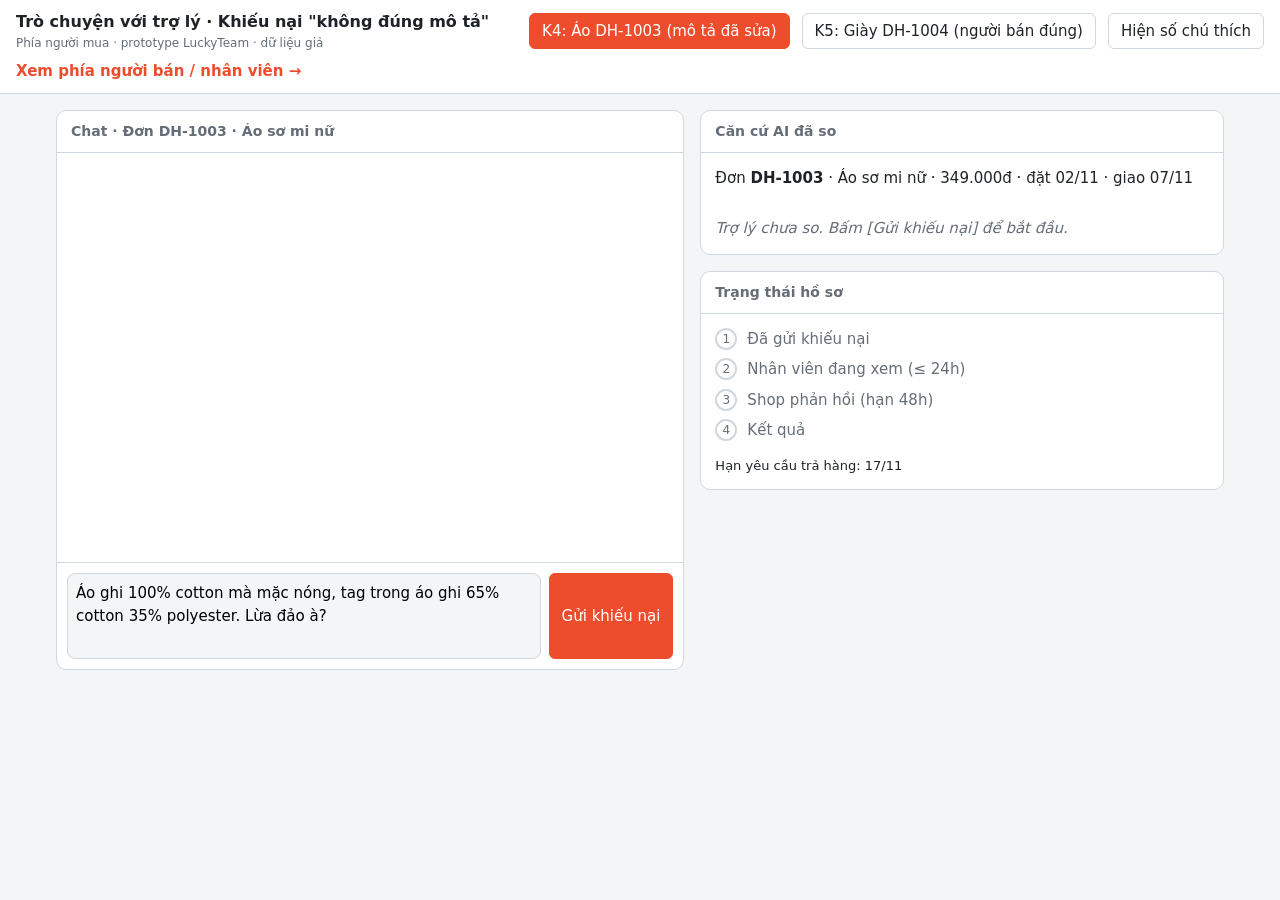
<file: prototype/index.html>
<!doctype html>
<html lang="vi">
<head>
<meta charset="utf-8">
<meta name="viewport" content="width=device-width, initial-scale=1">
<title>Người mua · Trợ lý khiếu nại</title>
<link rel="stylesheet" href="style.css">
<style>
  /* Riêng trang người mua */
  #chat { min-height: 560px; }
</style>
</head>
<body>

<header>
  <h1>Trò chuyện với trợ lý · Khiếu nại "không đúng mô tả"
    <small>Phía người mua · prototype LuckyTeam · dữ liệu giả</small>
  </h1>
  <button class="chon-ca" data-ca="K4" aria-pressed="false">K4: Áo DH-1003 (mô tả đã sửa)</button>
  <button class="chon-ca" data-ca="K5" aria-pressed="false">K5: Giày DH-1004 (người bán đúng)</button>
  <button id="nut-hien-so" aria-pressed="false">Hiện số chú thích</button>
  <a href="seller.html">Xem phía người bán / nhân viên →</a>
</header>

<main>
  <!-- Cột trái: khung chat -->
  <section class="khoi" id="chat">
    <h2 id="tieu-de-chat">Chat</h2>
    <div class="nhat-ky" id="nhat-ky"></div>
    <form class="o-nhap" id="o-nhap">
      <textarea id="o-chu" rows="3" readonly></textarea>
      <button type="submit" class="nut-chinh" id="nut-gui">Gửi khiếu nại</button>
    </form>
  </section>

  <!-- Cột phải: căn cứ AI đã so + trạng thái hồ sơ -->
  <div class="cot">
    <section class="khoi">
      <h2>Căn cứ AI đã so</h2>
      <div class="noi-dung don-tom-tat" id="don-tom-tat"></div>
      <div class="noi-dung" id="can-cu"></div>
      <div class="hanh-dong" id="hanh-dong"></div>
    </section>

    <section class="khoi">
      <h2>Trạng thái hồ sơ</h2>
      <ol class="trang-thai" id="trang-thai"></ol>
      <div class="dong-han" id="dong-han"></div>
    </section>
  </div>
</main>

<script src="data.js"></script>
<script src="chung.js"></script>
<script>
  let caHienTai = null;   // "K4" | "K5"

  // ---------- Thêm tin vào khung chat ----------
  function themTinNguoiMua(chu, anh) {
    const div = document.createElement("div");
    div.className = "tin nguoi-mua";
    const p = document.createElement("p");
    p.textContent = chu;
    div.appendChild(p);
    if (anh) {
      const a = document.createElement("div");
      a.className = "anh-gia";
      a.textContent = "🖼 " + anh;
      div.appendChild(a);
    }
    $("nhat-ky").appendChild(div);
    cuonXuong();
  }

  // doanVan: mảng các đoạn (có <b>), lấy nguyên văn từ data.js
  function themTinAI(doanVan) {
    const div = document.createElement("div");
    div.className = "tin ai";
    div.innerHTML = `<div class="ai-ten">🤖 Trợ lý AI</div>` +
      doanVan.map((d) => `<p>${d}</p>`).join("");
    $("nhat-ky").appendChild(div);
    cuonXuong();
    return div;
  }

  function themDongHeThong(chu) {
    const div = document.createElement("div");
    div.className = "he-thong";
    div.textContent = chu;
    $("nhat-ky").appendChild(div);
    cuonXuong();
    return div;
  }

  function cuonXuong() { $("nhat-ky").scrollTop = $("nhat-ky").scrollHeight; }

  // ---------- Chọn ca: dựng lại toàn bộ màn hình từ đầu ----------
  function chonCa(ca) {
    caHienTai = ca;
    const tin = TIN[ca];
    const don = DON[tin.don];

    document.querySelectorAll(".chon-ca").forEach((b) =>
      b.setAttribute("aria-pressed", b.dataset.ca === ca));

    $("tieu-de-chat").textContent = `Chat · Đơn ${tin.don} · ${don.sp}`;
    $("nhat-ky").innerHTML = "";
    $("o-chu").value = tin.nguoiMua;
    $("nut-gui").disabled = false;

    $("don-tom-tat").innerHTML =
      `Đơn <b>${tin.don}</b> · ${don.sp} · ${tienVND(don.gia)} · đặt ${don.ngayDat} · giao ${don.ngayGiao}`;
    $("can-cu").innerHTML = `<p class="cho-trong">Trợ lý chưa so. Bấm [Gửi khiếu nại] để bắt đầu.</p>`;
    $("hanh-dong").innerHTML = "";
    $("dong-han").className = "dong-han";
    $("dong-han").textContent = `Hạn yêu cầu trả hàng: ${don.hanTra}`;
    veTrangThai($("trang-thai"), 0);
  }

  // ---------- Gửi khiếu nại ----------
  $("o-nhap").addEventListener("submit", (e) => {
    e.preventDefault();
    const tin = TIN[caHienTai];
    themTinNguoiMua(tin.nguoiMua, tin.anhNguoiMua);
    $("o-chu").value = "";
    $("nut-gui").disabled = true;
    veTrangThai($("trang-thai"), 1, { dang: false });

    const dangSo = themDongHeThong("Trợ lý đang so với mô tả lúc đặt…");
    setTimeout(() => {
      dangSo.remove();
      if (caHienTai === "K4") luongK4();
      else luongK5();
    }, 900);
  });

  // =====================================================================
  // K4 — Mô tả đã bị sửa sau khi bán (DH-1003)
  // AI: dừng kết luận, tự chuyển nhân viên (BẮT BUỘC theo §4 → không có Hoàn tác),
  //     tự gửi shop yêu cầu giải thích (hạn 48h). Người mua không phải gửi thêm gì.
  // =====================================================================
  function luongK4() {
    const tin = TIN.K4;
    const don = DON[tin.don];
    themTinAI(tin.ai);

    // ① Thẻ hai phiên bản mô tả — G11 + PAIR Explainability & Trust
    $("can-cu").innerHTML = `
      <div class="khoi-dau">
        <span class="nhan nhan-do">⚠ Mô tả đã sửa sau khi bán (${don.ngaySua})</span>
      </div>
      <div class="hai-cot" data-badge="①">
        <div class="phien-ban dung-de-so">
          <div class="pb-tieu-de">Lúc bạn đặt · ${don.ngayDat}
            <span class="nhan nhan-xanh">bản dùng để so</span></div>
          <div class="pb-noi-dung">${don.moTaLucDat}</div>
        </div>
        <div class="phien-ban">
          <div class="pb-tieu-de">Hiện tại · shop sửa ${don.ngaySua}</div>
          <div class="pb-noi-dung">${don.moTaHienTai}</div>
        </div>
      </div>
      <div class="bang-chung">
        <span>🖼 ${don.bangChungNguoiMua}</span>
        <span class="nhan nhan-xanh">Bằng chứng bạn đã gửi ✓</span>
      </div>
      <table class="bang-so" style="margin-top:10px">
        <tr><td>Ảnh tag so với mô tả lúc đặt</td><td class="khong-khop">✗ Khác nhau</td></tr>
      </table>`;

    // Việc AI đã tự làm. Chuyển nhân viên là bắt buộc khi mô tả bị sửa → không có [Hoàn tác].
    const hd = $("hanh-dong");
    hd.innerHTML = "";
    hd.appendChild(taoChip("✓ Đã chuyển nhân viên xử lý khiếu nại", {
      phu: "Trả lời bạn trong 24 giờ · bắt buộc chuyển vì mô tả đã sửa sau khi bán",
    }));
    hd.appendChild(taoChip("⏳ Shop được hỏi giải thích", {
      loai: "cho",
      phu: `Hạn phản hồi ${don.hanShopPhanHoi} · shop chưa bị xử thua`,
    }));
    const hang = document.createElement("div");
    hang.className = "hang-nut";
    hang.innerHTML = `
      <button class="nut-phu" id="nut-bo-sung">Bổ sung thông tin (không bắt buộc)</button>
      <button class="nut-phu" id="nut-xem-ho-so">Xem hồ sơ</button>`;
    hd.appendChild(hang);
    $("nut-bo-sung").onclick = () =>
      themDongHeThong("(Mock) Mở chỗ tải ảnh. Bạn không cần gửi thêm; hồ sơ vẫn chạy và không tự đóng.");
    $("nut-xem-ho-so").onclick = () =>
      themDongHeThong(`(Mock) Hồ sơ ${tin.don}: hai phiên bản mô tả + ảnh tag của bạn đã gửi kèm cho nhân viên.`);

    veTrangThai($("trang-thai"), 1, {
      chiTiet: { 2: "nhận trong 24h", 3: `hạn ${don.hanShopPhanHoi}` },
    });
    $("dong-han").className = "dong-han duoc-giu";
    $("dong-han").textContent =
      `Hạn trả hàng ${don.hanTra}: được giữ, vì hồ sơ đã mở hôm nay (${HOM_NAY}).`;
  }

  // =====================================================================
  // K5 — Người bán đúng, người mua doạ bóc phốt (DH-1004)
  // AI: trả lời kèm giới hạn ("chưa đủ căn cứ"), không tiền nào di chuyển,
  //     cho hai đường đi tiếp. Không có nút Hoàn tiền / Đóng khiếu nại / Phạt shop.
  // =====================================================================
  function luongK5() {
    const tin = TIN.K5;
    const don = DON[tin.don];
    const div = themTinAI(tin.ai);

    // ④ Câu "chưa đủ căn cứ" — G10
    const cauChuaDu = [...div.querySelectorAll("p")]
      .find((p) => p.textContent.includes("chưa đủ căn cứ"));
    cauChuaDu.classList.add("nhan-manh");
    cauChuaDu.dataset.badge = "④";

    // Bảng so từng mục + ③ nhãn giới hạn (G2)
    const dong = don.soSanh.map(([muc, khop]) =>
      `<tr><td>${muc}</td><td class="${khop ? "khop" : "khong-khop"}">${khop ? "✓ Khớp" : "✗ Khác"}</td></tr>`
    ).join("");
    $("can-cu").innerHTML = `
      <div class="khoi-dau">
        <span class="nhan nhan-xam">So với mô tả lúc đặt · ${don.ngayDat}</span>
      </div>
      <table class="bang-so">
        ${dong}
        <tr><td>${don.khongDeCap}</td><td class="khong-de-cap">— Mô tả không đề cập</td></tr>
      </table>
      <div class="gioi-han" data-badge="③">${tin.nhanGioiHan}</div>
      <div class="bang-chung">
        <span>🖼 ${don.bangChungNguoiMua}</span>
        <span class="nhan nhan-xanh">Bằng chứng bạn đã gửi ✓</span>
      </div>`;

    veHaiDuong();
    veTrangThai($("trang-thai"), 1, { dang: false });
    $("dong-han").className = "dong-han";
    $("dong-han").textContent = `Hạn yêu cầu trả hàng: còn ${don.conNgay} ngày, tới ${don.hanTra}.`;
  }

  // ⑤ Hai đường đi tiếp + [Gặp nhân viên] — PAIR Errors & Graceful Failure
  function veHaiDuong() {
    const nut = TIN.K5.nut;
    const hd = $("hanh-dong");
    hd.innerHTML = `
      <div class="hang-nut" data-badge="⑤" style="flex-direction:column; align-items:stretch">
        <button class="nut-chinh" id="nut-nghi-gia">${nut.nghiHangGia}</button>
        <button class="nut-phu" id="nut-anh-khac">${nut.guiAnhKhac}</button>
        <div>Hoặc <button class="lien-ket" id="nut-gap-nv">${nut.gapNhanVien}</button></div>
      </div>`;
    $("nut-nghi-gia").onclick = chuyenKiemDinh;
    $("nut-anh-khac").onclick = () =>
      themDongHeThong("(Mock) Mở chỗ tải ảnh. Có ảnh chỗ khác mô tả thì trợ lý so lại theo luồng thường.");
    $("nut-gap-nv").onclick = () => {
      hd.innerHTML = "";
      hd.appendChild(taoChip("✓ Đã chuyển nhân viên", { phu: "Trả lời bạn trong 24 giờ" }));
      themDongHeThong("Đã chuyển hồ sơ cho nhân viên theo yêu cầu của bạn.");
      veTrangThai($("trang-thai"), 1, { chiTiet: { 2: "nhận trong 24h" } });
    };
  }

  // Người mua chọn "Nghi hàng giả": AI tự chuyển kiểm định + tự xin shop chứng từ.
  // ② chuyen_truong_nhom tự làm, đảo lại được → có [Hoàn tác]; shop nhận tin huỷ (như K8).
  function chuyenKiemDinh() {
    const tin = TIN.K5;
    const don = DON[tin.don];
    const hd = $("hanh-dong");
    hd.innerHTML = "";
    const chip = taoChip("✓ Đã chuyển bộ phận kiểm định hàng chính hãng", {
      phu: "Liên hệ bạn trong 24 giờ · không hứa trước kết quả",
      hoanTac: () => {
        themDongHeThong("Đã huỷ chuyển kiểm định. Shop đã nhận tin huỷ yêu cầu chứng từ.");
        veHaiDuong();
        veTrangThai($("trang-thai"), 1, { dang: false });
      },
    });
    chip.dataset.badge = "②";
    hd.appendChild(chip);
    hd.appendChild(taoChip("⏳ Shop được xin hoá đơn nhập hàng / giấy uỷ quyền", {
      loai: "cho",
      phu: `Hạn ${don.hanShopPhanHoi} · shop chưa bị phạt hay xử thua`,
    }));
    themDongHeThong("Đã chuyển sang bộ phận kiểm định hàng chính hãng.");
    veTrangThai($("trang-thai"), 1, {
      chiTiet: { 2: "bộ phận kiểm định, trong 24h", 3: `hạn ${don.hanShopPhanHoi}` },
    });
  }

  // ---------- Nút chọn ca và nút hiện số ----------
  document.querySelectorAll(".chon-ca").forEach((b) =>
    b.addEventListener("click", () => chonCa(b.dataset.ca)));
  batNutHienSo($("nut-hien-so"));

  chonCa("K4");
</script>
</body>
</html>
</file>
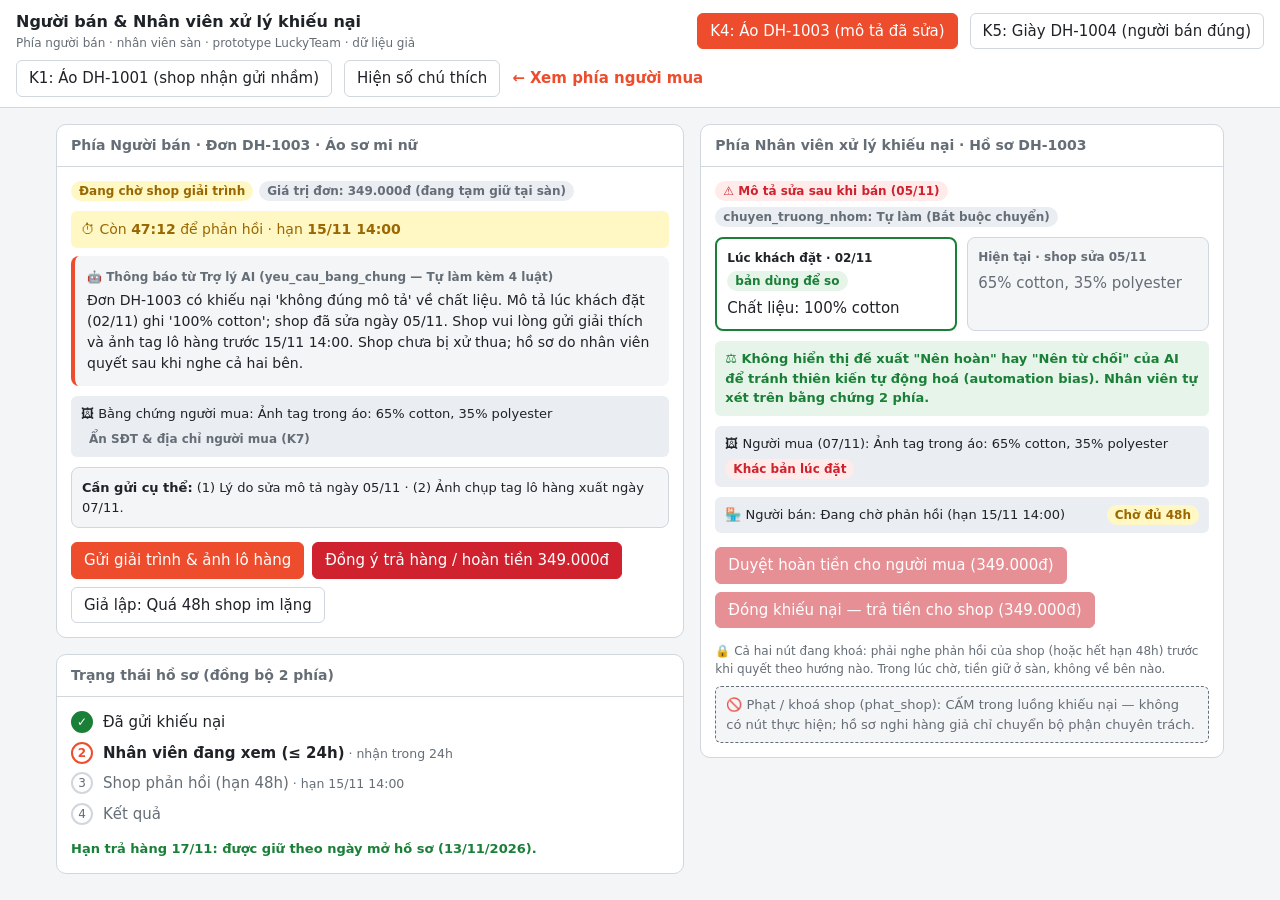
<file: prototype/seller.html>
<!doctype html>
<html lang="vi">
<head>
<meta charset="utf-8">
<meta name="viewport" content="width=device-width, initial-scale=1">
<title>Người bán & Nhân viên · Trợ lý khiếu nại</title>
<link rel="stylesheet" href="style.css">
<style>
  /* Riêng trang người bán & nhân viên (chỉ dùng biến có sẵn trong style.css) */
  .khung-tin-ai {
    padding: 12px;
    border-radius: 8px;
    background: var(--nen);
    border-left: 4px solid var(--nhan);
    font-size: 14px;
    margin-bottom: 10px;
  }
  .khung-tin-ai .tieu-de-tin {
    font-size: 12px;
    font-weight: 700;
    color: var(--chu-phu);
    margin-bottom: 4px;
  }
  .hop-tach-rieng {
    margin-top: 10px;
    padding: 8px 10px;
    border-radius: 6px;
    background: var(--vang-nhat);
    border: 1px solid var(--vang);
    color: var(--vang);
    font-size: 13px;
    font-weight: 600;
  }
  .hop-trung-lap {
    margin-top: 10px;
    padding: 8px 10px;
    border-radius: 6px;
    background: var(--ok-nhat);
    color: var(--ok);
    font-size: 13px;
    font-weight: 600;
  }
  .ghi-chu-nho {
    font-size: 12px;
    color: var(--chu-phu);
    margin: 6px 0 0;
  }
  .phan-hoi-shop {
    margin-top: 10px;
    padding: 10px;
    border-radius: 8px;
    border: 1px solid var(--vien);
    background: var(--nen);
    font-size: 13px;
  }
</style>
</head>
<body>

<header>
  <h1>Người bán &amp; Nhân viên xử lý khiếu nại
    <small>Phía người bán · nhân viên sàn · prototype LuckyTeam · dữ liệu giả</small>
  </h1>
  <button class="chon-ca" data-ca="K4" aria-pressed="true">K4: Áo DH-1003 (mô tả đã sửa)</button>
  <button class="chon-ca" data-ca="K5" aria-pressed="false">K5: Giày DH-1004 (người bán đúng)</button>
  <button class="chon-ca" data-ca="K1" aria-pressed="false">K1: Áo DH-1001 (shop nhận gửi nhầm)</button>
  <button id="nut-hien-so" aria-pressed="false">Hiện số chú thích</button>
  <a href="index.html">← Xem phía người mua</a>
</header>

<main>
  <!-- Cột trái: Màn hình phía Người bán (Shop) -->
  <div class="cot">
    <section class="khoi" id="khoi-nguoi-ban">
      <h2 id="tieu-de-shop">Phía Người bán (Kênh Người Bán)</h2>
      <div class="noi-dung" id="noi-dung-shop"></div>
      <div class="hanh-dong" id="hanh-dong-shop"></div>
    </section>

    <section class="khoi">
      <h2>Trạng thái hồ sơ (đồng bộ 2 phía)</h2>
      <ol class="trang-thai" id="trang-thai"></ol>
      <div class="dong-han" id="dong-han"></div>
    </section>
  </div>

  <!-- Cột phải: Màn hình phía Nhân viên xử lý khiếu nại / Bộ phận kiểm định -->
  <div class="cot">
    <section class="khoi" id="khoi-nhan-vien">
      <h2 id="tieu-de-nv">Phía Nhân viên xử lý khiếu nại / Kiểm định</h2>
      <div class="noi-dung" id="noi-dung-nv"></div>
      <div class="hanh-dong" id="hanh-dong-nv"></div>
    </section>
  </div>
</main>

<!-- Hộp xác nhận dùng chung cho mọi hành động "cần người duyệt" (di chuyển tiền) -->
<dialog class="hop-xac-nhan" id="xac-nhan">
  <h3 id="xn-tieu-de">Xác nhận hành động</h3>
  <div class="noi-dung" id="xn-noi-dung"></div>
  <div class="hang-nut">
    <button class="nut-phu" value="huy">Huỷ</button>
    <button class="nut-nguy-hiem" value="ok" id="xn-nut-ok">Xác nhận thực hiện</button>
  </div>
</dialog>

<script src="data.js"></script>
<script src="chung.js"></script>
<script>
  let caHienTai = "K4";
  // Trạng thái tương tác trong từng ca
  let trangThaiCa = {
    shopDaPhanHoi: false,
    quaHan48h: false,
    nguoiMuaHoanTac: false,
    daKetLuan: null, // null | "hoan_tien" | "dong_khieu_nai"
  };

  function chonCa(ca) {
    caHienTai = ca;
    trangThaiCa = {
      shopDaPhanHoi: false,
      quaHan48h: false,
      nguoiMuaHoanTac: false,
      daKetLuan: null,
    };
    document.querySelectorAll(".chon-ca").forEach((b) =>
      b.setAttribute("aria-pressed", b.dataset.ca === ca)
    );
    veManHinh();
  }

  function veManHinh() {
    if (caHienTai === "K4") veK4();
    else if (caHienTai === "K5") veK5();
    else veK1();
  }

  // =====================================================================
  // K4 — Mô tả đã bị sửa sau khi bán (DH-1003)
  // =====================================================================
  function veK4() {
    const don = DON["DH-1003"];
    const tin = TIN.K4;

    $("tieu-de-shop").textContent = `Phía Người bán · Đơn DH-1003 · ${don.sp}`;
    $("tieu-de-nv").textContent = `Phía Nhân viên xử lý khiếu nại · Hồ sơ DH-1003`;

    // --- 1. CỘT TRÁI: PHÍA NGƯỜI BÁN ---
    $("noi-dung-shop").innerHTML = `
      <div class="khoi-dau">
        <span class="nhan nhan-vang">Đang chờ shop giải trình</span>
        <span class="nhan nhan-xam">Giá trị đơn: ${tienVND(don.gia)} (đang tạm giữ tại sàn)</span>
      </div>

      <div data-badge="⑥">
        <div class="dong-ho" style="margin-bottom:8px">
          ⏱ Còn <b>${trangThaiCa.quaHan48h ? "00:00 (Đã quá hạn)" : "47:12"}</b> để phản hồi · hạn <b>${don.hanShopPhanHoi}</b>
        </div>
        <div class="khung-tin-ai">
          <div class="tieu-de-tin">🤖 Thông báo từ Trợ lý AI (yeu_cau_bang_chung — Tự làm kèm 4 luật)</div>
          <div>${tin.guiNguoiBan}</div>
        </div>
      </div>

      <div class="bang-chung">
        <span>🖼 Bằng chứng người mua: ${don.bangChungNguoiMua}</span>
        <span class="nhan nhan-xam">Ẩn SĐT &amp; địa chỉ người mua (K7)</span>
      </div>

      <div class="phan-hoi-shop" id="khung-shop-k4">
        ${trangThaiCa.shopDaPhanHoi
          ? `<b>✓ Shop đã gửi giải trình:</b> "Lô hàng mới về ngày 04/11 đổi sang vải pha 65/35, nhân viên kho xuất nhầm lô mới cho đơn đặt ngày 02/11."`
          : trangThaiCa.quaHan48h
          ? `<b style="color:var(--do)">⚠ Đã quá hạn 48 giờ:</b> Shop không phản hồi. Hồ sơ chuyển nhân viên quyết định (AI <b>không</b> tự động hoàn tiền).`
          : `<b>Cần gửi cụ thể:</b> (1) Lý do sửa mô tả ngày 05/11 · (2) Ảnh chụp tag lô hàng xuất ngày 07/11.`
        }
      </div>
    `;

    const hdShop = $("hanh-dong-shop");
    hdShop.innerHTML = "";
    if (!trangThaiCa.daKetLuan) {
      const hang = document.createElement("div");
      hang.className = "hang-nut";
      hang.setAttribute("data-badge", "⑦");
      hang.innerHTML = `
        <button class="nut-chinh" id="nut-shop-gui-k4" ${trangThaiCa.shopDaPhanHoi ? "disabled" : ""}>
          ${trangThaiCa.shopDaPhanHoi ? "✓ Đã gửi giải trình" : "Gửi giải trình & ảnh lô hàng"}
        </button>
        <button class="nut-nguy-hiem" id="nut-shop-dong-y-k4">
          Đồng ý trả hàng / hoàn tiền ${tienVND(don.gia)}
        </button>
        <button class="nut-phu" id="nut-gia-lap-48h" ${trangThaiCa.shopDaPhanHoi || trangThaiCa.quaHan48h ? "disabled" : ""}>
          Giả lập: Quá 48h shop im lặng
        </button>
      `;
      hdShop.appendChild(hang);

      $("nut-shop-gui-k4").onclick = () => {
        trangThaiCa.shopDaPhanHoi = true;
        veManHinh();
      };
      $("nut-shop-dong-y-k4").onclick = () => xacNhanHoanTien("Người bán (Shop)", "DH-1003", don.gia,
        `Bản chụp lúc đặt (02/11) ghi "${don.moTaLucDat}", ảnh tag khách nhận ghi "${don.moTaHienTai}". Tiền chỉ đi sau khi bạn xác nhận.`);
      $("nut-gia-lap-48h").onclick = () => {
        trangThaiCa.quaHan48h = true;
        veManHinh();
      };
    } else {
      hdShop.appendChild(taoChip(
        trangThaiCa.daKetLuan === "hoan_tien"
          ? `✓ Đã duyệt hoàn tiền ${tienVND(don.gia)} cho người mua`
          : `✓ Khiếu nại đã đóng — giải ngân ${tienVND(don.gia)} cho shop`,
        { loai: "ok", phu: "Quyết định đã thực thi sau bước xác nhận" }
      ));
    }

    // --- 2. CỘT PHẢI: PHÍA NHÂN VIÊN ---
    $("noi-dung-nv").innerHTML = `
      <div class="khoi-dau">
        <span class="nhan nhan-do">⚠ ${don.nhanHoSo} (${don.ngaySua})</span>
        <span class="nhan nhan-xam">chuyen_truong_nhom: Tự làm (Bắt buộc chuyển)</span>
      </div>

      <div data-badge="⑧">
        <div class="hai-cot">
          <div class="phien-ban dung-de-so">
            <div class="pb-tieu-de">Lúc khách đặt · ${don.ngayDat}
              <span class="nhan nhan-xanh">bản dùng để so</span>
            </div>
            <div class="pb-noi-dung">${don.moTaLucDat}</div>
          </div>
          <div class="phien-ban">
            <div class="pb-tieu-de">Hiện tại · shop sửa ${don.ngaySua}</div>
            <div class="pb-noi-dung">${don.moTaHienTai}</div>
          </div>
        </div>
        <div class="hop-trung-lap">
          ⚖ Không hiển thị đề xuất "Nên hoàn" hay "Nên từ chối" của AI để tránh thiên kiến tự động hoá (automation bias). Nhân viên tự xét trên bằng chứng 2 phía.
        </div>
      </div>

      <div class="bang-chung">
        <span>🖼 Người mua (${don.ngayGiao}): ${don.bangChungNguoiMua}</span>
        <span class="nhan nhan-do">Khác bản lúc đặt</span>
      </div>

      <div class="bang-chung">
        <span>🏪 Người bán: ${
          trangThaiCa.shopDaPhanHoi
            ? "Đã gửi giải trình (nhận xuất nhầm lô vải pha 65/35)"
            : trangThaiCa.quaHan48h
            ? "Quá hạn 48 giờ không phản hồi"
            : "Đang chờ phản hồi (hạn " + don.hanShopPhanHoi + ")"
        }</span>
        <span class="nhan ${trangThaiCa.shopDaPhanHoi ? "nhan-xanh" : "nhan-vang"}">
          ${trangThaiCa.shopDaPhanHoi ? "Đã nghe 2 bên ✓" : trangThaiCa.quaHan48h ? "Hết hạn 48h" : "Chờ đủ 48h"}
        </span>
      </div>
    `;

    veNutNhanVien("DH-1003", don.gia, trangThaiCa.shopDaPhanHoi || trangThaiCa.quaHan48h);

    // --- 3. THANH TRẠNG THÁI ---
    if (trangThaiCa.daKetLuan) {
      veTrangThai($("trang-thai"), 4, {
        chiTiet: { 4: trangThaiCa.daKetLuan === "hoan_tien" ? "Đã hoàn tiền" : "Đã đóng khiếu nại" },
      });
    } else if (trangThaiCa.shopDaPhanHoi || trangThaiCa.quaHan48h) {
      veTrangThai($("trang-thai"), 3, {
        chiTiet: { 3: trangThaiCa.shopDaPhanHoi ? "shop đã giải trình" : "quá hạn 48h", 4: "chờ nhân viên bấm quyết" },
      });
    } else {
      veTrangThai($("trang-thai"), 1, {
        chiTiet: { 2: "nhận trong 24h", 3: `hạn ${don.hanShopPhanHoi}` },
      });
    }
    $("dong-han").className = "dong-han duoc-giu";
    $("dong-han").textContent = `Hạn trả hàng ${don.hanTra}: được giữ theo ngày mở hồ sơ (${HOM_NAY}).`;
  }

  // =====================================================================
  // K5 — Người bán đúng, người mua doạ bóc phốt (DH-1004)
  // =====================================================================
  function veK5() {
    const don = DON["DH-1004"];
    const tin = TIN.K5;

    $("tieu-de-shop").textContent = `Phía Người bán · Đơn DH-1004 · ${don.sp}`;
    $("tieu-de-nv").textContent = `Phía Bộ phận kiểm định / Nhân viên · Hồ sơ DH-1004`;

    // --- 1. CỘT TRÁI: PHÍA NGƯỜI BÁN ---
    $("noi-dung-shop").innerHTML = `
      <div class="khoi-dau">
        <span class="nhan nhan-xanh">✓ Ảnh khách gửi khớp 4/4 mục mô tả lúc đặt</span>
        <span class="nhan nhan-vang">Yêu cầu kiểm định hàng chính hãng</span>
      </div>

      <div data-badge="⑥">
        <div class="dong-ho" style="margin-bottom:8px">
          ⏱ Còn <b>${trangThaiCa.nguoiMuaHoanTac ? "— (Đã huỷ yêu cầu)" : "47:50"}</b> · hạn gửi chứng từ <b>${don.hanShopPhanHoi}</b>
        </div>
        <div class="khung-tin-ai">
          <div class="tieu-de-tin">🤖 Thông báo từ Trợ lý AI (yeu_cau_bang_chung — Tự làm kèm 4 luật)</div>
          <div>${trangThaiCa.nguoiMuaHoanTac ? `<b>[TIN HUỶ]:</b> ${tin.tinHuyNguoiBan}` : tin.guiNguoiBan}</div>
        </div>
      </div>

      <div class="phan-hoi-shop">
        ${trangThaiCa.nguoiMuaHoanTac
          ? `<b>✓ Người mua đã bấm [Hoàn tác] bên màn hình người mua:</b> Shop nhận được tin báo huỷ ngay lập tức, không phải chuẩn bị giấy tờ vô ích.`
          : trangThaiCa.shopDaPhanHoi
          ? `<b>✓ Shop đã tải lên:</b> Hoá đơn VAT lô giày Kavi #KV-2026-88 và Giấy chứng nhận đại lý uỷ quyền.`
          : `<b>Bảo vệ người bán đúng:</b> Dù khách nhắn lời doạ đăng group bóc phốt, AI <b>không tự hoàn tiền</b> và <b>không phạt shop</b>. Shop chỉ cần tải lên hoá đơn nhập hàng hoặc giấy uỷ quyền.`
        }
      </div>
    `;

    const hdShop = $("hanh-dong-shop");
    hdShop.innerHTML = "";
    if (!trangThaiCa.daKetLuan) {
      const hang = document.createElement("div");
      hang.className = "hang-nut";
      hang.setAttribute("data-badge", "⑦");
      hang.innerHTML = `
        <button class="nut-chinh" id="nut-shop-chung-tu" ${trangThaiCa.shopDaPhanHoi || trangThaiCa.nguoiMuaHoanTac ? "disabled" : ""}>
          ${trangThaiCa.shopDaPhanHoi ? "✓ Đã gửi hoá đơn & giấy uỷ quyền" : "Gửi hoá đơn nhập hàng / giấy uỷ quyền"}
        </button>
        <button class="nut-phu" id="nut-gia-lap-hoan-tac">
          ${trangThaiCa.nguoiMuaHoanTac ? "Khôi phục yêu cầu kiểm định" : "Giả lập: Người mua bấm [Hoàn tác] (màn A)"}
        </button>
      `;
      hdShop.appendChild(hang);

      $("nut-shop-chung-tu").onclick = () => {
        trangThaiCa.shopDaPhanHoi = true;
        veManHinh();
      };
      $("nut-gia-lap-hoan-tac").onclick = () => {
        trangThaiCa.nguoiMuaHoanTac = !trangThaiCa.nguoiMuaHoanTac;
        veManHinh();
      };
    } else {
      hdShop.appendChild(taoChip(
        trangThaiCa.daKetLuan === "hoan_tien"
          ? `✓ Đã duyệt hoàn tiền ${tienVND(don.gia)} cho người mua`
          : `✓ Đã đóng khiếu nại — bảo vệ shop đúng, giải ngân ${tienVND(don.gia)}`,
        { loai: "ok", phu: "Đã xác nhận qua hộp thoại kiểm tra căn cứ" }
      ));
    }

    // --- 2. CỘT PHẢI: PHÍA NHÂN VIÊN / BỘ PHẬN KIỂM ĐỊNH ---
    const dongSoSanh = don.soSanh.map(([muc, khop]) =>
      `<tr><td>${muc}</td><td class="${khop ? "khop" : "khong-khop"}">${khop ? "✓ Khớp mô tả lúc đặt" : "✗ Khác"}</td></tr>`
    ).join("");

    $("noi-dung-nv").innerHTML = `
      <div class="khoi-dau">
        <span class="nhan nhan-vang">🔍 ${don.nhanHoSo} (chuyên trách)</span>
        <span class="nhan nhan-xam">So với mô tả lúc đặt · ${don.ngayDat}</span>
      </div>

      <table class="bang-so">
        ${dongSoSanh}
        <tr><td>${don.khongDeCap}</td><td class="khong-de-cap">— Mô tả không đề cập</td></tr>
      </table>

      <div class="gioi-han">${tin.nhanGioiHan}</div>

      <div class="hop-tach-rieng" data-badge="⑨">
        ⚠ ${don.ghiChuLoiDoa} — Trợ lý đã tách riêng câu <i>"Không hoàn tiền thì mình đăng group review bóc phốt shop luôn"</i> khỏi khung căn cứ để người duyệt không bị kéo theo.
      </div>

      <div class="bang-chung">
        <span>🏪 Chứng từ của shop: ${
          trangThaiCa.shopDaPhanHoi
            ? "Hoá đơn VAT #KV-2026-88 + Giấy uỷ quyền phân phối chính hãng ✓"
            : "Đang chờ shop gửi (hạn " + don.hanShopPhanHoi + ")"
        }</span>
        <span class="nhan ${trangThaiCa.shopDaPhanHoi ? "nhan-xanh" : "nhan-vang"}">
          ${trangThaiCa.shopDaPhanHoi ? "Đã có chứng từ ✓" : "Đang chờ"}
        </span>
      </div>
    `;

    veNutNhanVien("DH-1004", don.gia, trangThaiCa.shopDaPhanHoi && !trangThaiCa.nguoiMuaHoanTac);

    // --- 3. THANH TRẠNG THÁI ---
    if (trangThaiCa.daKetLuan) {
      veTrangThai($("trang-thai"), 4, {
        chiTiet: { 4: trangThaiCa.daKetLuan === "hoan_tien" ? "Đã hoàn tiền" : "Shop đúng — Đóng khiếu nại" },
      });
    } else if (trangThaiCa.nguoiMuaHoanTac) {
      veTrangThai($("trang-thai"), 1, { dang: false, chiTiet: { 1: "người mua đã hoàn tác chuyển kiểm định" } });
    } else if (trangThaiCa.shopDaPhanHoi) {
      veTrangThai($("trang-thai"), 3, {
        chiTiet: { 3: "shop đã nộp hoá đơn chính hãng", 4: "chờ kiểm định viên bấm quyết" },
      });
    } else {
      veTrangThai($("trang-thai"), 1, {
        chiTiet: { 2: "bộ phận kiểm định, trong 24h", 3: `hạn ${don.hanShopPhanHoi}` },
      });
    }
    $("dong-han").className = "dong-han";
    $("dong-han").textContent = `Hạn yêu cầu trả hàng: còn ${don.conNgay} ngày, tới ${don.hanTra}.`;
  }

  // =====================================================================
  // K1 — Ca bình thường: shop gửi nhầm size M thay vì L (DH-1001)
  // =====================================================================
  function veK1() {
    const don = DON["DH-1001"];

    $("tieu-de-shop").textContent = `Phía Người bán · Đơn DH-1001 · ${don.sp} (Ca bình thường)`;
    $("tieu-de-nv").textContent = `Phía Nhân viên · Đơn DH-1001 (Không cần can thiệp nếu shop đồng ý)`;

    $("noi-dung-shop").innerHTML = `
      <div class="khoi-dau">
        <span class="nhan nhan-xanh">soan_de_xuat_hoan_tien: AI đã soạn sẵn hồ sơ</span>
        <span class="nhan nhan-vang">thuc_hien_hoan_tien: Cần người bán bấm duyệt</span>
      </div>

      <div data-badge="⑥">
        <div class="dong-ho" style="margin-bottom:8px">
          ⏱ Còn <b>47:55</b> để xác nhận yêu cầu trả hàng / hoàn tiền
        </div>
        <div class="khung-tin-ai">
          <div class="tieu-de-tin">🤖 Hồ sơ đề xuất do AI soạn sẵn (chưa có tiền nào đi)</div>
          <div>
            <b>Lý do điền sẵn:</b> ${don.lyDoDienSan}<br>
            <b>Mô tả lúc đặt:</b> "${don.moTaLucDat}"<br>
            <b>Bằng chứng người mua:</b> ${don.bangChungNguoiMua}<br>
            <i>Lưu ý: Lời người mua kể "shop đã nhận lỗi trong chat" không tự kích hoạt hoàn tiền; tiền chỉ hoàn khi Shop bấm xác nhận bên dưới.</i>
          </div>
        </div>
      </div>
    `;

    const hdShop = $("hanh-dong-shop");
    hdShop.innerHTML = "";
    if (!trangThaiCa.daKetLuan) {
      const hang = document.createElement("div");
      hang.className = "hang-nut";
      hang.setAttribute("data-badge", "⑦");
      hang.innerHTML = `
        <button class="nut-nguy-hiem" id="nut-shop-dong-y-k1">
          Đồng ý trả hàng / hoàn tiền ${tienVND(don.gia)}
        </button>
        <button class="nut-phu" id="nut-shop-khieu-nai-k1">
          Không đồng ý → gửi giải trình cho nhân viên
        </button>
      `;
      hdShop.appendChild(hang);

      $("nut-shop-dong-y-k1").onclick = () => xacNhanHoanTien(
        "Người bán (Shop)", "DH-1001", don.gia,
        `Mô tả lúc đặt ghi "${don.moTaLucDat}", ảnh tag người mua gửi là "${don.bangChungNguoiMua}". Khi bạn bấm Xác nhận, yêu cầu trả hàng/hoàn tiền được duyệt ngay mà không cần chờ nhân viên sàn.`
      );
      $("nut-shop-khieu-nai-k1").onclick = () => {
        trangThaiCa.shopDaPhanHoi = true;
        veManHinh();
      };
    } else {
      hdShop.appendChild(taoChip(
        `✓ Shop đã đồng ý hoàn tiền ${tienVND(don.gia)} — Xong ngay không cần nhân viên`,
        { loai: "ok", phu: "Giữ được tốc độ 1 chạm ở ca rõ ràng mà vẫn an toàn" }
      ));
    }

    $("noi-dung-nv").innerHTML = `
      <div class="khoi-dau">
        <span class="nhan nhan-xam">Hàng đợi nhân viên</span>
      </div>
      <div class="hop-trung-lap">
        ✓ Ở ca bình thường (K1), AI tự soạn đề xuất (<code>soan_de_xuat_hoan_tien</code>) và chuyển nút duyệt cho <b>bên chịu mất tiền (Người bán)</b>. Nhờ tách tool, nhân viên không bị ngập bởi các ca hiển nhiên.
      </div>
    `;

    veNutNhanVien("DH-1001", don.gia, trangThaiCa.shopDaPhanHoi);
    veTrangThai($("trang-thai"), trangThaiCa.daKetLuan ? 4 : 1, {
      chiTiet: { 1: "AI đã điền sẵn lý do Giao sai size" },
    });
    $("dong-han").className = "dong-han";
    $("dong-han").textContent = `Hạn yêu cầu trả hàng: còn ${don.conNgay} ngày, tới ${don.hanTra}.`;
  }

  // =====================================================================
  // Cụm nút phán quyết đối xứng của Nhân viên + Ô báo việc bị cấm (Badge ⑩)
  // =====================================================================
  // daNgheHaiBen: shop đã phản hồi hoặc đã quá hạn 48h.
  // Hai nút di chuyển tiền khoá/mở CÙNG điều kiện — đối xứng, đúng luật §4
  // và rubric riêng #3 "người bán có thời hạn phản hồi trước khi quyết".
  function veNutNhanVien(maDon, gia, daNgheHaiBen) {
    const hdNv = $("hanh-dong-nv");
    hdNv.innerHTML = "";

    const khoi10 = document.createElement("div");
    khoi10.setAttribute("data-badge", "⑩");
    khoi10.style.display = "flex";
    khoi10.style.flexDirection = "column";
    khoi10.style.gap = "8px";

    if (!trangThaiCa.daKetLuan) {
      const hang = document.createElement("div");
      hang.className = "hang-nut";
      hang.innerHTML = `
        <button class="nut-nguy-hiem" id="nv-hoan-tien" ${daNgheHaiBen ? "" : "disabled"}
          title="${daNgheHaiBen ? "" : "Chỉ mở sau khi shop đã phản hồi hoặc hết hạn 48 giờ"}">
          Duyệt hoàn tiền cho người mua (${tienVND(gia)})
        </button>
        <button class="nut-nguy-hiem" id="nv-dong-kn" ${daNgheHaiBen ? "" : "disabled"}
          title="${daNgheHaiBen ? "" : "Chỉ mở sau khi shop đã phản hồi hoặc hết hạn 48 giờ"}">
          Đóng khiếu nại — trả tiền cho shop (${tienVND(gia)})
        </button>
      `;
      khoi10.appendChild(hang);

      if (!daNgheHaiBen) {
        const chuThich = document.createElement("p");
        chuThich.className = "ghi-chu-nho";
        chuThich.textContent = "🔒 Cả hai nút đang khoá: phải nghe phản hồi của shop (hoặc hết hạn 48h) trước khi quyết theo hướng nào. Trong lúc chờ, tiền giữ ở sàn, không về bên nào.";
        khoi10.appendChild(chuThich);
      }
    } else {
      khoi10.appendChild(taoChip(
        trangThaiCa.daKetLuan === "hoan_tien"
          ? `✓ Đã thực hiện thuc_hien_hoan_tien (${tienVND(gia)} về người mua)`
          : `✓ Đã thực hiện tu_choi_khieu_nai (${tienVND(gia)} giải ngân cho shop)`,
        { loai: "ok", phu: "Đã qua bước người có thẩm quyền xác nhận" }
      ));
    }

    const cam = document.createElement("div");
    cam.className = "khong-co-nut";
    cam.textContent = "🚫 Phạt / khoá shop (phat_shop): CẤM trong luồng khiếu nại — không có nút thực hiện; hồ sơ nghi hàng giả chỉ chuyển bộ phận chuyên trách.";
    khoi10.appendChild(cam);

    hdNv.appendChild(khoi10);

    if (!trangThaiCa.daKetLuan) {
      $("nv-hoan-tien").onclick = () => xacNhanHoanTien(
        "Nhân viên xử lý khiếu nại", maDon, gia,
        `Bạn đang duyệt hoàn tiền đơn ${maDon} cho người mua. Tiền (${tienVND(gia)}) sẽ chuyển về người mua và không đảo lại được.`
      );
      $("nv-dong-kn").onclick = () => xacNhanDongKhieuNai(maDon, gia);
    }
  }

  // ---------- Hộp xác nhận trước khi di chuyển tiền ----------
  async function xacNhanHoanTien(nguoiDuyet, maDon, gia, tomTatCanCu) {
    const don = DON[maDon];
    $("xn-tieu-de").textContent = `Xác nhận hoàn tiền ${tienVND(gia)} (Đơn ${maDon})?`;
    $("xn-noi-dung").innerHTML = `
      <p><b>Người duyệt:</b> ${nguoiDuyet}</p>
      <p><b>Tool thực thi:</b> <code>thuc_hien_hoan_tien</code> (Mức tự chủ: <b>Cần người duyệt</b> — bên mất tiền hoặc nhân viên)</p>
      <p><b>Mô tả lúc đặt:</b> ${don.moTaLucDat}</p>
      <p><b>Bằng chứng người mua:</b> ${don.bangChungNguoiMua}</p>
      <p>${tomTatCanCu}</p>
      <p style="color:var(--do);font-weight:600;margin-bottom:0">⚠ Hành động này di chuyển tiền thật (${tienVND(gia)}) và khó đảo lại.</p>
    `;
    $("xn-nut-ok").textContent = `Xác nhận hoàn ${tienVND(gia)}`;
    const dongY = await moHopXacNhan($("xac-nhan"));
    if (dongY) {
      trangThaiCa.daKetLuan = "hoan_tien";
      veManHinh();
    }
  }

  async function xacNhanDongKhieuNai(maDon, gia) {
    const don = DON[maDon];
    $("xn-tieu-de").textContent = `Xác nhận đóng khiếu nại đơn ${maDon}?`;
    $("xn-noi-dung").innerHTML = `
      <p><b>Người duyệt:</b> Nhân viên xử lý khiếu nại / Kiểm định</p>
      <p><b>Tool thực thi:</b> <code>tu_choi_khieu_nai</code> (Mức tự chủ: <b>Cần người duyệt</b> — AI không bao giờ tự đóng)</p>
      <p><b>Căn cứ đã kiểm:</b> Mô tả lúc đặt ("${don.moTaLucDat}") và chứng từ giải trình của người bán.</p>
      <p style="color:var(--do);font-weight:600;margin-bottom:0">⚠ Đóng khiếu nại sẽ giải ngân ${tienVND(gia)} về cho người bán và không đảo lại được.</p>
    `;
    $("xn-nut-ok").textContent = `Xác nhận đóng khiếu nại`;
    const dongY = await moHopXacNhan($("xac-nhan"));
    if (dongY) {
      trangThaiCa.daKetLuan = "dong_khieu_nai";
      veManHinh();
    }
  }

  document.querySelectorAll(".chon-ca").forEach((b) =>
    b.addEventListener("click", () => chonCa(b.dataset.ca))
  );
  batNutHienSo($("nut-hien-so"));

  const params = new URLSearchParams(location.search);
  const caUrl = params.get("ca");
  chonCa(caUrl === "K5" || caUrl === "K1" ? caUrl : "K4");
  if (params.get("so") === "1") {
    document.body.classList.add("hien-so");
    $("nut-hien-so").setAttribute("aria-pressed", "true");
  }
  if (params.get("xacnhan") === "1") {
    xacNhanHoanTien(
      "Người bán (Shop)", "DH-1001", DON["DH-1001"].gia,
      `Mô tả lúc đặt ghi "${DON["DH-1001"].moTaLucDat}", ảnh tag người mua gửi là "${DON["DH-1001"].bangChungNguoiMua}". Khi bạn bấm Xác nhận, yêu cầu trả hàng/hoàn tiền được duyệt ngay mà không cần chờ nhân viên sàn.`
    );
  }
</script>
</body>
</html>
</file>
<file: prototype/style.css>
/* =====================================================================
   GIAO DIỆN CHUNG — dùng cho cả index.html (người mua, A) và seller.html (người bán & nhân viên, B)
   Chủ file: A. Đã chốt — muốn thêm hay đổi class thì báo A, không tự sửa.

   Cách nạp trong <head>:
     <link rel="stylesheet" href="style.css">
   và cuối <body>:
     <script src="data.js"></script>
     <script src="chung.js"></script>

   ---------------------------------------------------------------------
   KHUNG TRANG
     <header>
       <h1>Tiêu đề <small>Phụ đề</small></h1>
       <button class="chon-ca" aria-pressed="true">K4 …</button>
       <button id="nut-hien-so" aria-pressed="false">Hiện số chú thích</button>
       <a href="index.html">← Xem phía người mua</a>
     </header>
     <main> … hai cột … </main>          (tự xuống một cột khi màn hẹp)
     <section class="khoi"><h2>Tên khối</h2><div class="noi-dung">…</div></section>

   NÚT
     <button class="nut-chinh">  hành động chính (màu nhấn)
     <button class="nut-phu">    hành động phụ (viền)
     <button class="lien-ket">   trông như link, ví dụ [Gặp nhân viên]
     <button class="nut-nguy-hiem">  hành động di chuyển tiền (chỉ B dùng, luôn kèm hộp xác nhận)

   NHÃN (tag nhỏ)
     <span class="nhan nhan-do">⚠ Mô tả sửa sau khi bán</span>   cảnh báo, hồ sơ cần người xét
     <span class="nhan nhan-vang">Nghi hàng giả</span>          lưu ý
     <span class="nhan nhan-xanh">✓ Khớp</span>                  khớp / đã xong
     <span class="nhan nhan-xam">Không đề cập</span>             trung tính

   CHIP — kết quả của một việc AI đã tự làm
     <div class="chip chip-ok"><span>✓ Đã chuyển nhân viên</span> <button class="lien-ket">Hoàn tác</button></div>
     <div class="chip chip-cho"><span>⏳ Shop đang phản hồi · hạn 15/11 14:00</span></div>

   THẺ "CĂN CỨ AI ĐÃ SO"
     So hai phiên bản mô tả (K4):
       <div class="hai-cot">
         <div class="phien-ban dung-de-so"><div class="pb-tieu-de">Lúc bạn đặt · 02/11 <span class="nhan nhan-xanh">bản dùng để so</span></div><div class="pb-noi-dung">…</div></div>
         <div class="phien-ban"><div class="pb-tieu-de">Hiện tại · sửa 05/11</div><div class="pb-noi-dung">…</div></div>
       </div>
     Bảng so từng mục (K5):
       <table class="bang-so"><tr><td>Hộp</td><td class="khop">✓ Khớp</td></tr>
                              <tr><td>Form</td><td class="khong-de-cap">— Mô tả không đề cập</td></tr></table>
     Nhãn giới hạn của AI (G2):
       <div class="gioi-han">AI chỉ so với mô tả. AI không kiểm định thật/giả.</div>
     Bằng chứng một bên đã gửi:
       <div class="bang-chung">🖼 Ảnh tag … <span class="nhan nhan-xanh">Bằng chứng bạn đã gửi ✓</span></div>

   VIỆC BỊ CẤM — chỉ có chữ, KHÔNG có nút
     <div class="khong-co-nut">🚫 Phạt shop: không thuộc luồng này → chuyển bộ phận chuyên trách</div>

   ĐỒNG HỒ HẠN (B dùng cho hạn 48h của shop)
     <div class="dong-ho">⏱ Còn <b>47:12</b> để phản hồi · hạn 15/11 14:00</div>

   HỘP XÁC NHẬN — cho mọi việc "cần người duyệt" (B dùng)
     <dialog class="hop-xac-nhan" id="xac-nhan">
       <h3>Xác nhận hoàn tiền 189.000đ?</h3>
       <div class="noi-dung">… mô tả lúc đặt, ảnh, số tiền …</div>
       <div class="hang-nut"><button class="nut-phu" value="huy">Huỷ</button><button class="nut-nguy-hiem" value="ok">Xác nhận</button></div>
     </dialog>
     Mở bằng: moHopXacNhan(document.getElementById("xac-nhan")).then(dongY => …)   (xem chung.js)

   THANH TRẠNG THÁI
     <ol class="trang-thai" id="trang-thai"></ol>  → vẽ bằng veTrangThai(…) trong chung.js

   SỐ CHÚ THÍCH ①–⑤ (để chụp ảnh và demo)
     Gắn data-badge="①" vào phần tử cần đánh số.
     Nút #nut-hien-so bật/tắt: batNutHienSo(document.getElementById("nut-hien-so"))
     Ảnh người mua (A) dùng ①–⑤; ảnh người bán/nhân viên (B) dùng ⑥–⑩ để hai ảnh không trùng số.
   ===================================================================== */

:root {
  --nen: #f4f5f7;
  --the: #ffffff;
  --chu: #1f2328;
  --chu-phu: #656d76;
  --vien: #d0d7de;
  --nhan: #ee4d2d;          /* màu nhấn */
  --nhan-nhat: #fff1ec;
  --ok: #1a7f37;
  --ok-nhat: #e6f4ea;
  --vang: #9a6700;
  --vang-nhat: #fff8c5;
  --do: #cf222e;
  --do-nhat: #ffebe9;
  --xam: #eaeef2;
  --so: #6639ba;            /* màu huy hiệu số chú thích */
}
* { box-sizing: border-box; }
body {
  margin: 0;
  font: 15px/1.5 system-ui, -apple-system, "Segoe UI", Roboto, sans-serif;
  background: var(--nen);
  color: var(--chu);
}

/* ---------- Thanh trên cùng ---------- */
header {
  display: flex; flex-wrap: wrap; align-items: center; gap: 8px 12px;
  padding: 10px 16px;
  background: var(--the);
  border-bottom: 1px solid var(--vien);
}
header h1 { font-size: 16px; margin: 0 auto 0 0; }
header h1 small { display: block; font-weight: 400; font-size: 12px; color: var(--chu-phu); }
header a { color: var(--nhan); text-decoration: none; font-weight: 600; }

/* ---------- Nút ---------- */
button {
  font: inherit; cursor: pointer;
  padding: 6px 12px; border-radius: 6px;
  border: 1px solid var(--vien); background: var(--the); color: var(--chu);
  text-align: left;
}
button:hover { border-color: var(--chu-phu); }
button:disabled { opacity: .5; cursor: not-allowed; }
button.chon-ca[aria-pressed="true"] { background: var(--nhan); border-color: var(--nhan); color: #fff; }
#nut-hien-so[aria-pressed="true"] { background: var(--so); border-color: var(--so); color: #fff; }
.nut-chinh { background: var(--nhan); border-color: var(--nhan); color: #fff; }
.nut-chinh:hover { border-color: var(--nhan); filter: brightness(.95); }
.nut-phu { background: var(--the); }
.nut-nguy-hiem { background: var(--do); border-color: var(--do); color: #fff; }
.lien-ket {
  border: none; background: none; padding: 0;
  color: var(--nhan); font-weight: 600; text-decoration: underline;
}

/* ---------- Bố cục ---------- */
main {
  display: grid; grid-template-columns: minmax(0, 1.2fr) minmax(0, 1fr);
  gap: 16px; padding: 16px; max-width: 1200px; margin: 0 auto;
}
@media (max-width: 820px) { main { grid-template-columns: 1fr; } }
.khoi {
  background: var(--the); border: 1px solid var(--vien); border-radius: 10px;
  display: flex; flex-direction: column; min-height: 0;
}
.khoi > h2 {
  font-size: 14px; margin: 0; padding: 10px 14px;
  border-bottom: 1px solid var(--vien); color: var(--chu-phu);
}
.noi-dung { padding: 14px; }
.noi-dung:empty { display: none; }
.cho-trong { color: var(--chu-phu); font-style: italic; margin: 0; }
.cot { display: flex; flex-direction: column; gap: 16px; }

/* ---------- Chat ---------- */
.nhat-ky { flex: 1; overflow-y: auto; padding: 14px; display: flex; flex-direction: column; gap: 10px; }
.tin { max-width: 85%; padding: 10px 12px; border-radius: 12px; }
.tin p { margin: 0 0 6px; }
.tin p:last-child { margin-bottom: 0; }
.tin.nguoi-mua { align-self: flex-end; background: var(--nhan-nhat); border-bottom-right-radius: 4px; }
.tin.ai { align-self: flex-start; background: var(--xam); border-bottom-left-radius: 4px; }
.tin .ai-ten { font-size: 12px; font-weight: 600; color: var(--chu-phu); margin-bottom: 4px; }
.tin p.nhan-manh { background: var(--vang-nhat); border-left: 3px solid var(--vang); padding: 4px 8px; border-radius: 4px; }
.anh-gia {
  margin-top: 8px; padding: 18px 12px; border-radius: 8px;
  background: #c9ced4; color: #333; font-size: 13px; text-align: center;
}
.he-thong { align-self: center; font-size: 12px; color: var(--chu-phu); text-align: center; max-width: 90%; }
.o-nhap { display: flex; gap: 8px; padding: 10px; border-top: 1px solid var(--vien); }
.o-nhap textarea {
  flex: 1; font: inherit; resize: none; padding: 8px;
  border: 1px solid var(--vien); border-radius: 8px; background: var(--nen);
}

/* ---------- Nhãn ---------- */
.nhan {
  display: inline-block; font-size: 12px; font-weight: 600;
  padding: 1px 8px; border-radius: 999px; white-space: nowrap;
}
.nhan-do { background: var(--do-nhat); color: var(--do); }
.nhan-vang { background: var(--vang-nhat); color: var(--vang); }
.nhan-xanh { background: var(--ok-nhat); color: var(--ok); }
.nhan-xam { background: var(--xam); color: var(--chu-phu); }

/* ---------- Chip ---------- */
.chip {
  display: flex; flex-wrap: wrap; align-items: center; justify-content: space-between; gap: 6px 12px;
  padding: 8px 12px; border-radius: 8px; font-size: 14px;
}
.chip-ok { background: var(--ok-nhat); color: var(--ok); }
.chip-cho { background: var(--vang-nhat); color: var(--vang); }
.chip small { display: block; color: var(--chu-phu); font-size: 12px; }

/* ---------- Thẻ căn cứ ---------- */
.hai-cot { display: grid; grid-template-columns: 1fr 1fr; gap: 10px; }
@media (max-width: 480px) { .hai-cot { grid-template-columns: 1fr; } }
.phien-ban {
  border: 1px solid var(--vien); border-radius: 8px; padding: 10px;
  color: var(--chu-phu); background: var(--nen);
}
.phien-ban.dung-de-so { border: 2px solid var(--ok); color: var(--chu); background: var(--the); }
.pb-tieu-de { font-size: 12px; font-weight: 600; margin-bottom: 6px; display: flex; flex-wrap: wrap; gap: 4px; align-items: center; }
.pb-noi-dung { font-size: 15px; }
.bang-so { width: 100%; border-collapse: collapse; font-size: 14px; }
.bang-so td { padding: 6px 4px; border-bottom: 1px solid var(--xam); }
.bang-so td:last-child { text-align: right; white-space: nowrap; }
.bang-so .khop { color: var(--ok); font-weight: 600; }
.bang-so .khong-khop { color: var(--do); font-weight: 600; }
.bang-so .khong-de-cap { color: var(--chu-phu); font-style: italic; }
.gioi-han {
  margin-top: 10px; padding: 8px 10px; border-radius: 6px;
  background: var(--vang-nhat); color: var(--vang); font-size: 13px; font-weight: 600;
}
.bang-chung {
  margin-top: 10px; padding: 8px 10px; border-radius: 6px;
  background: var(--xam); font-size: 13px;
  display: flex; flex-wrap: wrap; gap: 6px; align-items: center; justify-content: space-between;
}
.khoi-dau { margin-bottom: 10px; display: flex; flex-wrap: wrap; gap: 6px; }

/* ---------- Hành động ---------- */
.hanh-dong { display: flex; flex-direction: column; gap: 8px; padding: 0 14px 14px; }
.hanh-dong:empty { display: none; }
.hang-nut { display: flex; flex-wrap: wrap; gap: 8px; }

/* ---------- Việc bị cấm: chỉ có chữ ---------- */
.khong-co-nut {
  padding: 8px 10px; border-radius: 6px; font-size: 13px;
  border: 1px dashed var(--chu-phu); color: var(--chu-phu); background: var(--nen);
}

/* ---------- Đồng hồ hạn ---------- */
.dong-ho {
  padding: 8px 10px; border-radius: 6px; font-size: 14px;
  background: var(--vang-nhat); color: var(--vang);
}

/* ---------- Hộp xác nhận ---------- */
dialog.hop-xac-nhan {
  border: 1px solid var(--vien); border-radius: 10px; padding: 0;
  width: min(480px, calc(100vw - 32px)); color: var(--chu);
}
dialog.hop-xac-nhan::backdrop { background: rgba(0, 0, 0, .4); }
dialog.hop-xac-nhan h3 { margin: 0; padding: 12px 14px; font-size: 16px; border-bottom: 1px solid var(--vien); }
dialog.hop-xac-nhan .hang-nut { justify-content: flex-end; padding: 12px 14px; border-top: 1px solid var(--vien); }

/* ---------- Thanh trạng thái ---------- */
ol.trang-thai { list-style: none; margin: 0; padding: 14px; display: flex; flex-direction: column; gap: 8px; }
ol.trang-thai li { display: flex; align-items: center; gap: 10px; color: var(--chu-phu); }
ol.trang-thai li .cham {
  width: 22px; height: 22px; border-radius: 50%; flex: none;
  display: grid; place-items: center; font-size: 12px;
  border: 2px solid var(--vien); background: var(--the);
}
ol.trang-thai li small { color: var(--chu-phu); font-weight: 400; }
ol.trang-thai li.xong { color: var(--chu); }
ol.trang-thai li.xong .cham { background: var(--ok); border-color: var(--ok); color: #fff; }
ol.trang-thai li.dang { color: var(--chu); font-weight: 600; }
ol.trang-thai li.dang .cham { border-color: var(--nhan); color: var(--nhan); }
.dong-han { padding: 0 14px 14px; font-size: 13px; }
.dong-han.duoc-giu { color: var(--ok); font-weight: 600; }

/* ---------- Số chú thích ---------- */
[data-badge] { position: relative; }
[data-badge]::after {
  content: attr(data-badge);
  display: none;
  position: absolute; top: -10px; left: -10px; z-index: 5;
  width: 24px; height: 24px; border-radius: 50%;
  place-items: center;
  background: var(--so); color: #fff; font-size: 14px; font-weight: 700;
  box-shadow: 0 0 0 2px #fff;
}
body.hien-so [data-badge]::after { display: grid; }
body.hien-so [data-badge] { outline: 2px dashed var(--so); outline-offset: 2px; }
</file>
